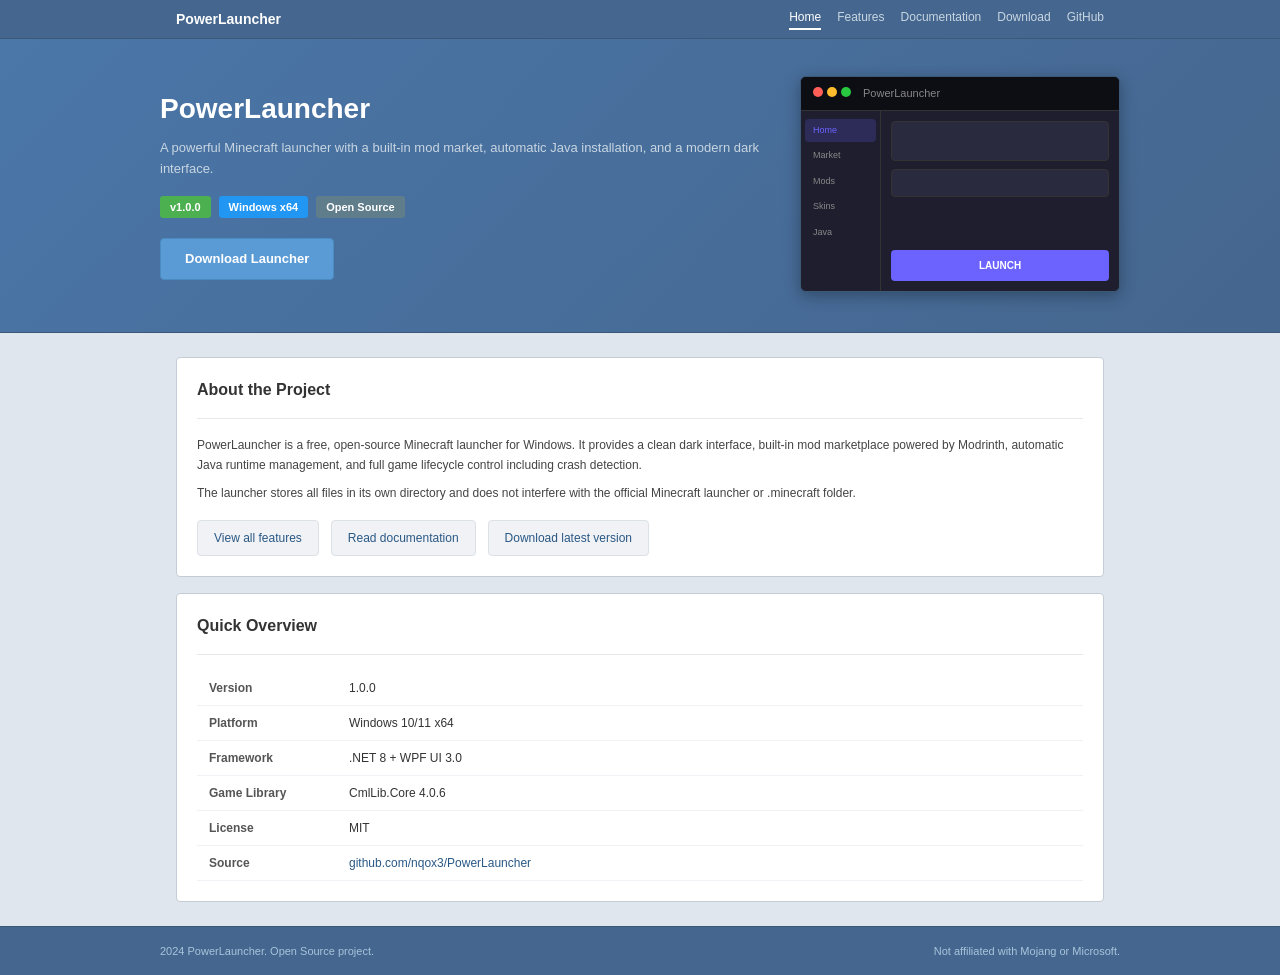
<file: docs/index.html>
<!DOCTYPE html>
<html lang="en">
<head>
    <meta charset="UTF-8">
    <meta name="viewport" content="width=device-width, initial-scale=1.0">
    <title>PowerLauncher - Minecraft Launcher</title>
    <link rel="stylesheet" href="css/common.css">
    <link rel="stylesheet" href="css/index.css">
</head>
<body>
    <div class="topbar">
        <div class="topbar-inner">
            <span class="topbar-logo">PowerLauncher</span>
            <div class="topbar-links">
                <a href="index.html" class="active">Home</a>
                <a href="features.html">Features</a>
                <a href="docs.html">Documentation</a>
                <a href="download.html">Download</a>
                <a href="https://github.com/nqox3/PowerLauncher" target="_blank">GitHub</a>
            </div>
        </div>
    </div>

    <div class="header-banner">
        <div class="header-inner">
            <div class="header-left">
                <h1>PowerLauncher</h1>
                <p class="header-desc">A powerful Minecraft launcher with a built-in mod market, automatic Java installation, and a modern dark interface.</p>
                <div class="header-badges">
                    <span class="badge badge-green">v1.0.0</span>
                    <span class="badge badge-blue">Windows x64</span>
                    <span class="badge badge-gray">Open Source</span>
                </div>
                <a href="download.html" class="btn-main">Download Launcher</a>
            </div>
            <div class="header-right">
                <div class="app-preview">
                    <div class="preview-titlebar">
                        <span class="preview-dots"><i></i><i></i><i></i></span>
                        <span>PowerLauncher</span>
                    </div>
                    <div class="preview-body">
                        <div class="preview-sidebar">
                            <div class="ps-item active">Home</div>
                            <div class="ps-item">Market</div>
                            <div class="ps-item">Mods</div>
                            <div class="ps-item">Skins</div>
                            <div class="ps-item">Java</div>
                        </div>
                        <div class="preview-content">
                            <div class="pc-block"></div>
                            <div class="pc-block sm"></div>
                            <div class="pc-btn">LAUNCH</div>
                        </div>
                    </div>
                </div>
            </div>
        </div>
    </div>

    <div class="page-wrap">
        <div class="section">
            <div class="section-header">
                <h2>About the Project</h2>
            </div>
            <div class="about-text">
                <p>PowerLauncher is a free, open-source Minecraft launcher for Windows. It provides a clean dark interface, built-in mod marketplace powered by Modrinth, automatic Java runtime management, and full game lifecycle control including crash detection.</p>
                <p>The launcher stores all files in its own directory and does not interfere with the official Minecraft launcher or .minecraft folder.</p>
            </div>
            <div class="quick-links">
                <a href="features.html" class="qlink">View all features</a>
                <a href="docs.html" class="qlink">Read documentation</a>
                <a href="download.html" class="qlink">Download latest version</a>
            </div>
        </div>

        <div class="section">
            <div class="section-header">
                <h2>Quick Overview</h2>
            </div>
            <table class="info-table">
                <tr><td class="label">Version</td><td>1.0.0</td></tr>
                <tr><td class="label">Platform</td><td>Windows 10/11 x64</td></tr>
                <tr><td class="label">Framework</td><td>.NET 8 + WPF UI 3.0</td></tr>
                <tr><td class="label">Game Library</td><td>CmlLib.Core 4.0.6</td></tr>
                <tr><td class="label">License</td><td>MIT</td></tr>
                <tr><td class="label">Source</td><td><a href="https://github.com/nqox3/PowerLauncher">github.com/nqox3/PowerLauncher</a></td></tr>
            </table>
        </div>
    </div>

    <div class="footer">
        <div class="footer-inner">
            <span>2024 PowerLauncher. Open Source project.</span>
            <span>Not affiliated with Mojang or Microsoft.</span>
        </div>
    </div>
</body>
</html>
</file>
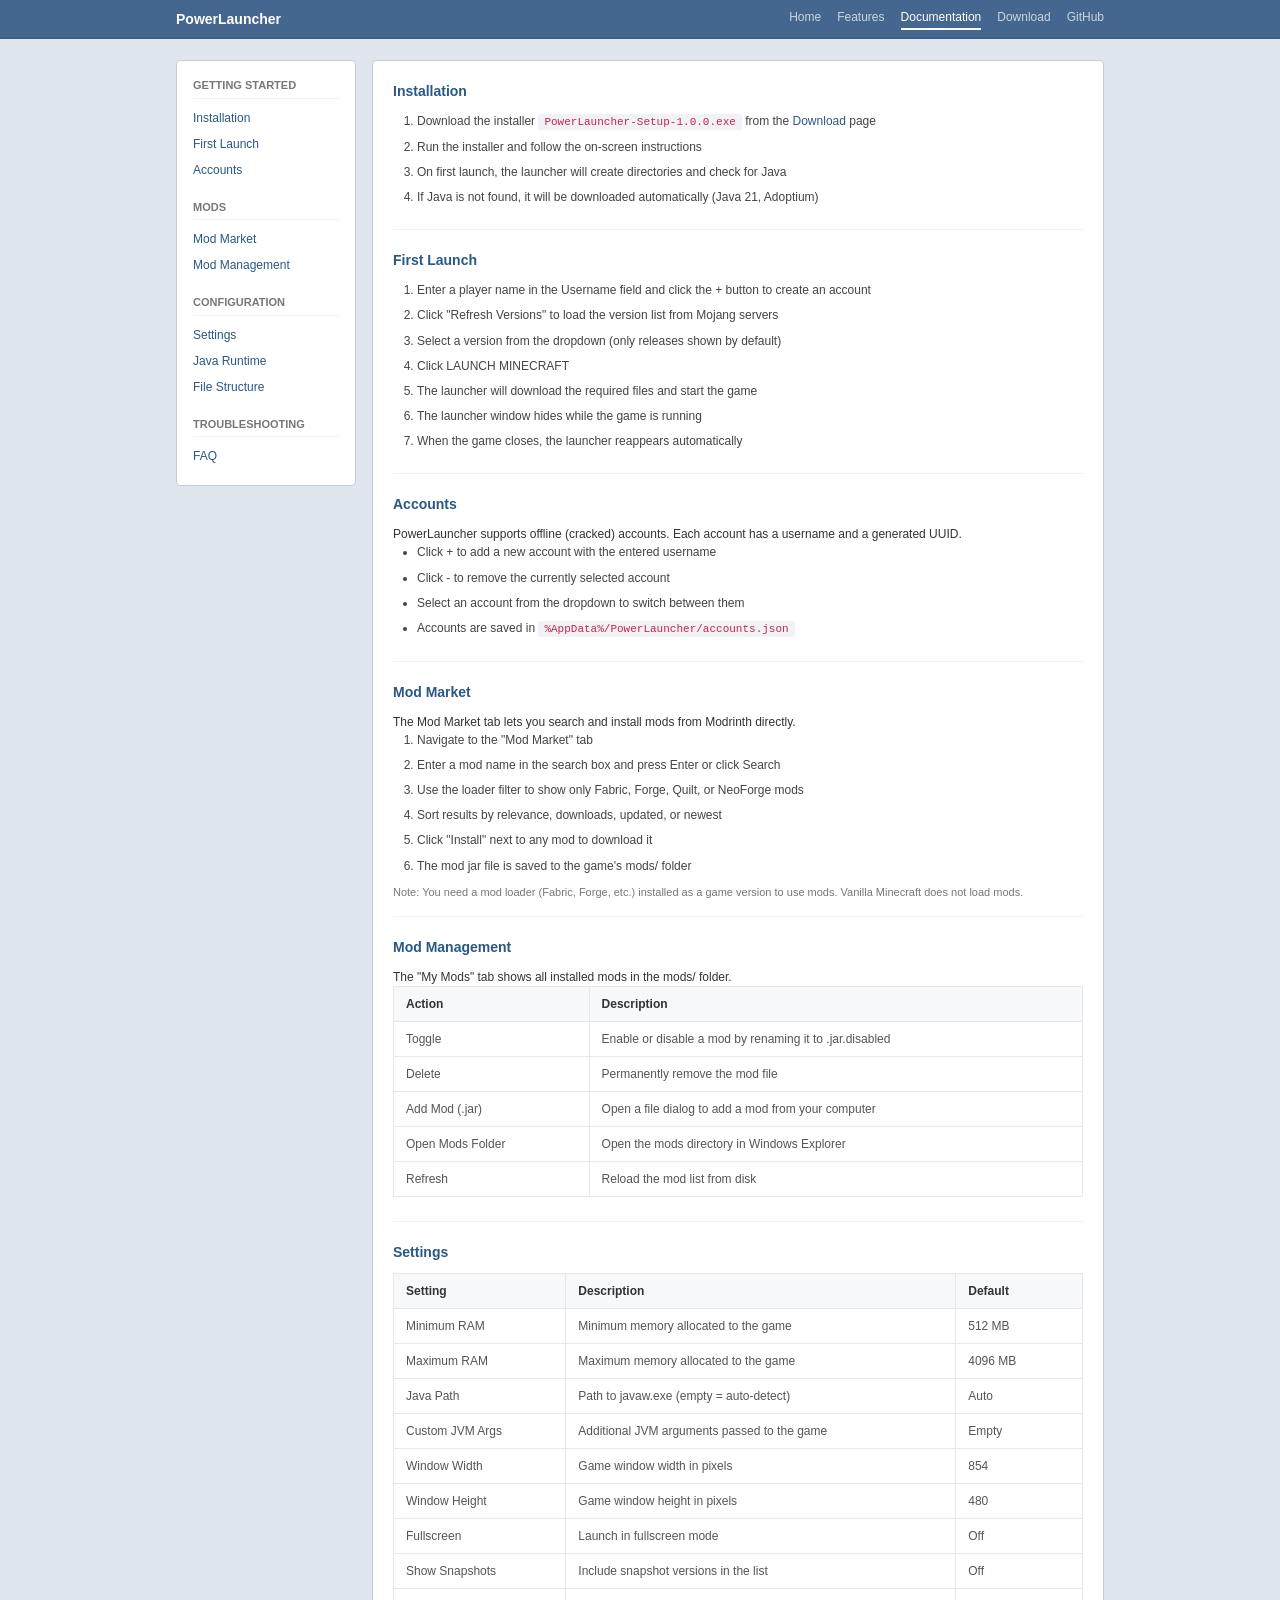
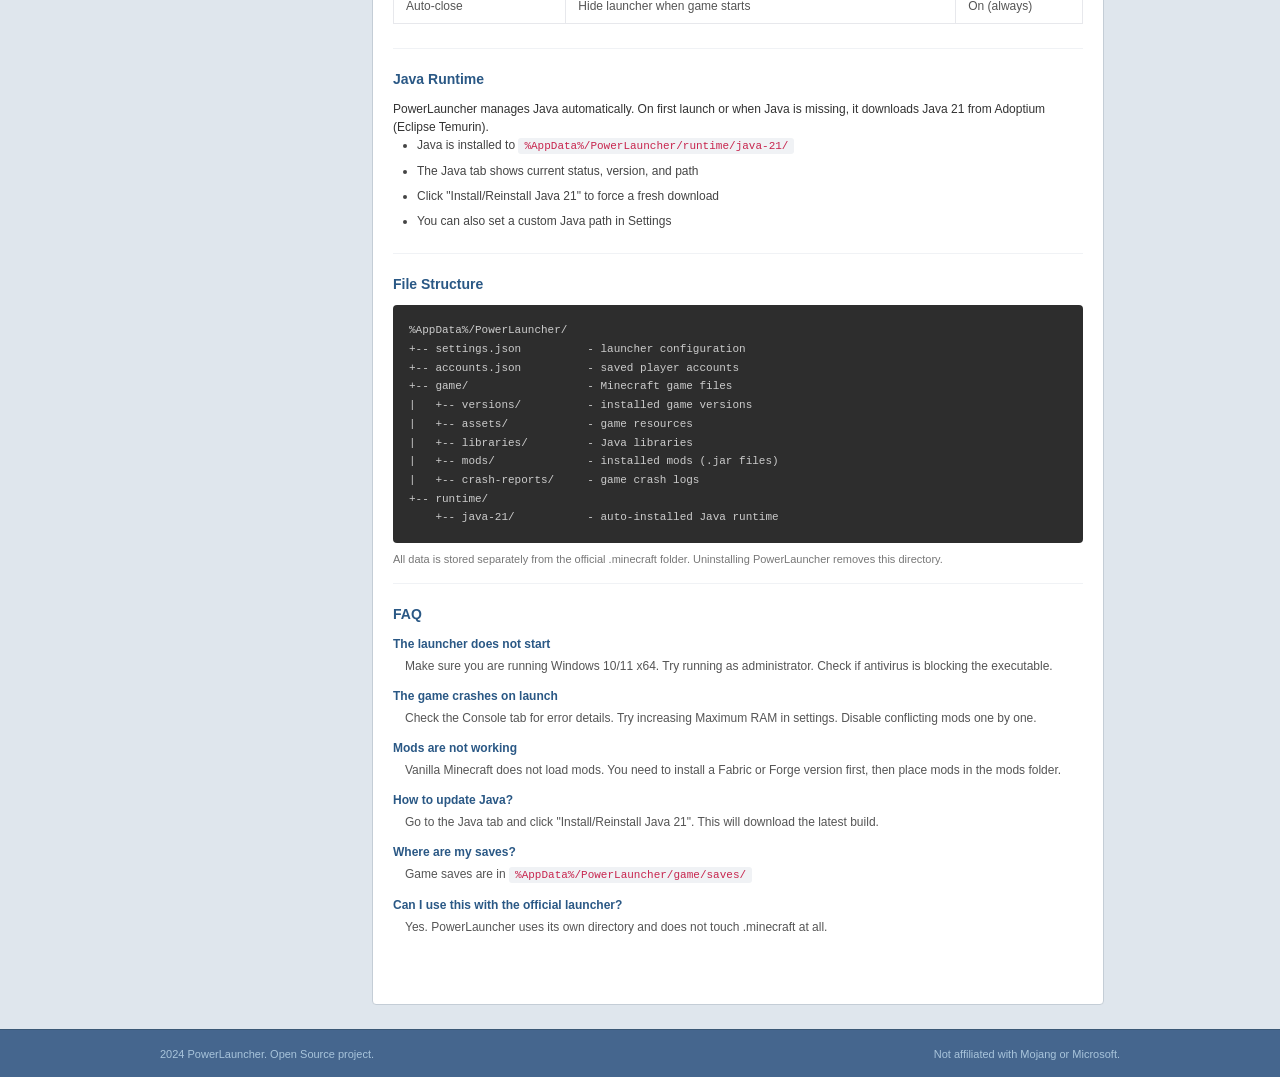
<file: docs/docs.html>
<!DOCTYPE html>
<html lang="en">
<head>
    <meta charset="UTF-8">
    <meta name="viewport" content="width=device-width, initial-scale=1.0">
    <title>Documentation - PowerLauncher</title>
    <link rel="stylesheet" href="css/common.css">
    <link rel="stylesheet" href="css/docs.css">
</head>
<body>
    <div class="topbar">
        <div class="topbar-inner">
            <span class="topbar-logo">PowerLauncher</span>
            <div class="topbar-links">
                <a href="index.html">Home</a>
                <a href="features.html">Features</a>
                <a href="docs.html" class="active">Documentation</a>
                <a href="download.html">Download</a>
                <a href="https://github.com/nqox3/PowerLauncher" target="_blank">GitHub</a>
            </div>
        </div>
    </div>

    <div class="page-wrap top-pad">
        <div class="docs-layout">
            <!-- Sidebar -->
            <div class="docs-sidebar">
                <div class="sidebar-section">
                    <div class="sidebar-title">Getting Started</div>
                    <a href="#installation">Installation</a>
                    <a href="#first-launch">First Launch</a>
                    <a href="#accounts">Accounts</a>
                </div>
                <div class="sidebar-section">
                    <div class="sidebar-title">Mods</div>
                    <a href="#mod-market">Mod Market</a>
                    <a href="#mod-management">Mod Management</a>
                </div>
                <div class="sidebar-section">
                    <div class="sidebar-title">Configuration</div>
                    <a href="#settings">Settings</a>
                    <a href="#java">Java Runtime</a>
                    <a href="#files">File Structure</a>
                </div>
                <div class="sidebar-section">
                    <div class="sidebar-title">Troubleshooting</div>
                    <a href="#faq">FAQ</a>
                </div>
            </div>

            <!-- Content -->
            <div class="docs-content">
                <div class="doc-block" id="installation">
                    <h3>Installation</h3>
                    <ol>
                        <li>Download the installer <code>PowerLauncher-Setup-1.0.0.exe</code> from the <a href="download.html">Download</a> page</li>
                        <li>Run the installer and follow the on-screen instructions</li>
                        <li>On first launch, the launcher will create directories and check for Java</li>
                        <li>If Java is not found, it will be downloaded automatically (Java 21, Adoptium)</li>
                    </ol>
                </div>

                <div class="doc-block" id="first-launch">
                    <h3>First Launch</h3>
                    <ol>
                        <li>Enter a player name in the Username field and click the + button to create an account</li>
                        <li>Click "Refresh Versions" to load the version list from Mojang servers</li>
                        <li>Select a version from the dropdown (only releases shown by default)</li>
                        <li>Click LAUNCH MINECRAFT</li>
                        <li>The launcher will download the required files and start the game</li>
                        <li>The launcher window hides while the game is running</li>
                        <li>When the game closes, the launcher reappears automatically</li>
                    </ol>
                </div>

                <div class="doc-block" id="accounts">
                    <h3>Accounts</h3>
                    <p>PowerLauncher supports offline (cracked) accounts. Each account has a username and a generated UUID.</p>
                    <ul>
                        <li>Click + to add a new account with the entered username</li>
                        <li>Click - to remove the currently selected account</li>
                        <li>Select an account from the dropdown to switch between them</li>
                        <li>Accounts are saved in <code>%AppData%/PowerLauncher/accounts.json</code></li>
                    </ul>
                </div>

                <div class="doc-block" id="mod-market">
                    <h3>Mod Market</h3>
                    <p>The Mod Market tab lets you search and install mods from Modrinth directly.</p>
                    <ol>
                        <li>Navigate to the "Mod Market" tab</li>
                        <li>Enter a mod name in the search box and press Enter or click Search</li>
                        <li>Use the loader filter to show only Fabric, Forge, Quilt, or NeoForge mods</li>
                        <li>Sort results by relevance, downloads, updated, or newest</li>
                        <li>Click "Install" next to any mod to download it</li>
                        <li>The mod jar file is saved to the game's mods/ folder</li>
                    </ol>
                    <p class="note-text">Note: You need a mod loader (Fabric, Forge, etc.) installed as a game version to use mods. Vanilla Minecraft does not load mods.</p>
                </div>

                <div class="doc-block" id="mod-management">
                    <h3>Mod Management</h3>
                    <p>The "My Mods" tab shows all installed mods in the mods/ folder.</p>
                    <table class="doc-table">
                        <tr><th>Action</th><th>Description</th></tr>
                        <tr><td>Toggle</td><td>Enable or disable a mod by renaming it to .jar.disabled</td></tr>
                        <tr><td>Delete</td><td>Permanently remove the mod file</td></tr>
                        <tr><td>Add Mod (.jar)</td><td>Open a file dialog to add a mod from your computer</td></tr>
                        <tr><td>Open Mods Folder</td><td>Open the mods directory in Windows Explorer</td></tr>
                        <tr><td>Refresh</td><td>Reload the mod list from disk</td></tr>
                    </table>
                </div>

                <div class="doc-block" id="settings">
                    <h3>Settings</h3>
                    <table class="doc-table">
                        <tr><th>Setting</th><th>Description</th><th>Default</th></tr>
                        <tr><td>Minimum RAM</td><td>Minimum memory allocated to the game</td><td>512 MB</td></tr>
                        <tr><td>Maximum RAM</td><td>Maximum memory allocated to the game</td><td>4096 MB</td></tr>
                        <tr><td>Java Path</td><td>Path to javaw.exe (empty = auto-detect)</td><td>Auto</td></tr>
                        <tr><td>Custom JVM Args</td><td>Additional JVM arguments passed to the game</td><td>Empty</td></tr>
                        <tr><td>Window Width</td><td>Game window width in pixels</td><td>854</td></tr>
                        <tr><td>Window Height</td><td>Game window height in pixels</td><td>480</td></tr>
                        <tr><td>Fullscreen</td><td>Launch in fullscreen mode</td><td>Off</td></tr>
                        <tr><td>Show Snapshots</td><td>Include snapshot versions in the list</td><td>Off</td></tr>
                        <tr><td>Auto-close</td><td>Hide launcher when game starts</td><td>On (always)</td></tr>
                    </table>
                </div>

                <div class="doc-block" id="java">
                    <h3>Java Runtime</h3>
                    <p>PowerLauncher manages Java automatically. On first launch or when Java is missing, it downloads Java 21 from Adoptium (Eclipse Temurin).</p>
                    <ul>
                        <li>Java is installed to <code>%AppData%/PowerLauncher/runtime/java-21/</code></li>
                        <li>The Java tab shows current status, version, and path</li>
                        <li>Click "Install/Reinstall Java 21" to force a fresh download</li>
                        <li>You can also set a custom Java path in Settings</li>
                    </ul>
                </div>

                <div class="doc-block" id="files">
                    <h3>File Structure</h3>
                    <pre class="code-block">%AppData%/PowerLauncher/
+-- settings.json          - launcher configuration
+-- accounts.json          - saved player accounts
+-- game/                  - Minecraft game files
|   +-- versions/          - installed game versions
|   +-- assets/            - game resources
|   +-- libraries/         - Java libraries
|   +-- mods/              - installed mods (.jar files)
|   +-- crash-reports/     - game crash logs
+-- runtime/
    +-- java-21/           - auto-installed Java runtime</pre>
                    <p class="note-text">All data is stored separately from the official .minecraft folder. Uninstalling PowerLauncher removes this directory.</p>
                </div>

                <div class="doc-block" id="faq">
                    <h3>FAQ</h3>
                    <div class="faq-item">
                        <strong>The launcher does not start</strong>
                        <p>Make sure you are running Windows 10/11 x64. Try running as administrator. Check if antivirus is blocking the executable.</p>
                    </div>
                    <div class="faq-item">
                        <strong>The game crashes on launch</strong>
                        <p>Check the Console tab for error details. Try increasing Maximum RAM in settings. Disable conflicting mods one by one.</p>
                    </div>
                    <div class="faq-item">
                        <strong>Mods are not working</strong>
                        <p>Vanilla Minecraft does not load mods. You need to install a Fabric or Forge version first, then place mods in the mods folder.</p>
                    </div>
                    <div class="faq-item">
                        <strong>How to update Java?</strong>
                        <p>Go to the Java tab and click "Install/Reinstall Java 21". This will download the latest build.</p>
                    </div>
                    <div class="faq-item">
                        <strong>Where are my saves?</strong>
                        <p>Game saves are in <code>%AppData%/PowerLauncher/game/saves/</code></p>
                    </div>
                    <div class="faq-item">
                        <strong>Can I use this with the official launcher?</strong>
                        <p>Yes. PowerLauncher uses its own directory and does not touch .minecraft at all.</p>
                    </div>
                </div>
            </div>
        </div>
    </div>

    <div class="footer">
        <div class="footer-inner">
            <span>2024 PowerLauncher. Open Source project.</span>
            <span>Not affiliated with Mojang or Microsoft.</span>
        </div>
    </div>

    <script src="script.js"></script>
</body>
</html>
</file>
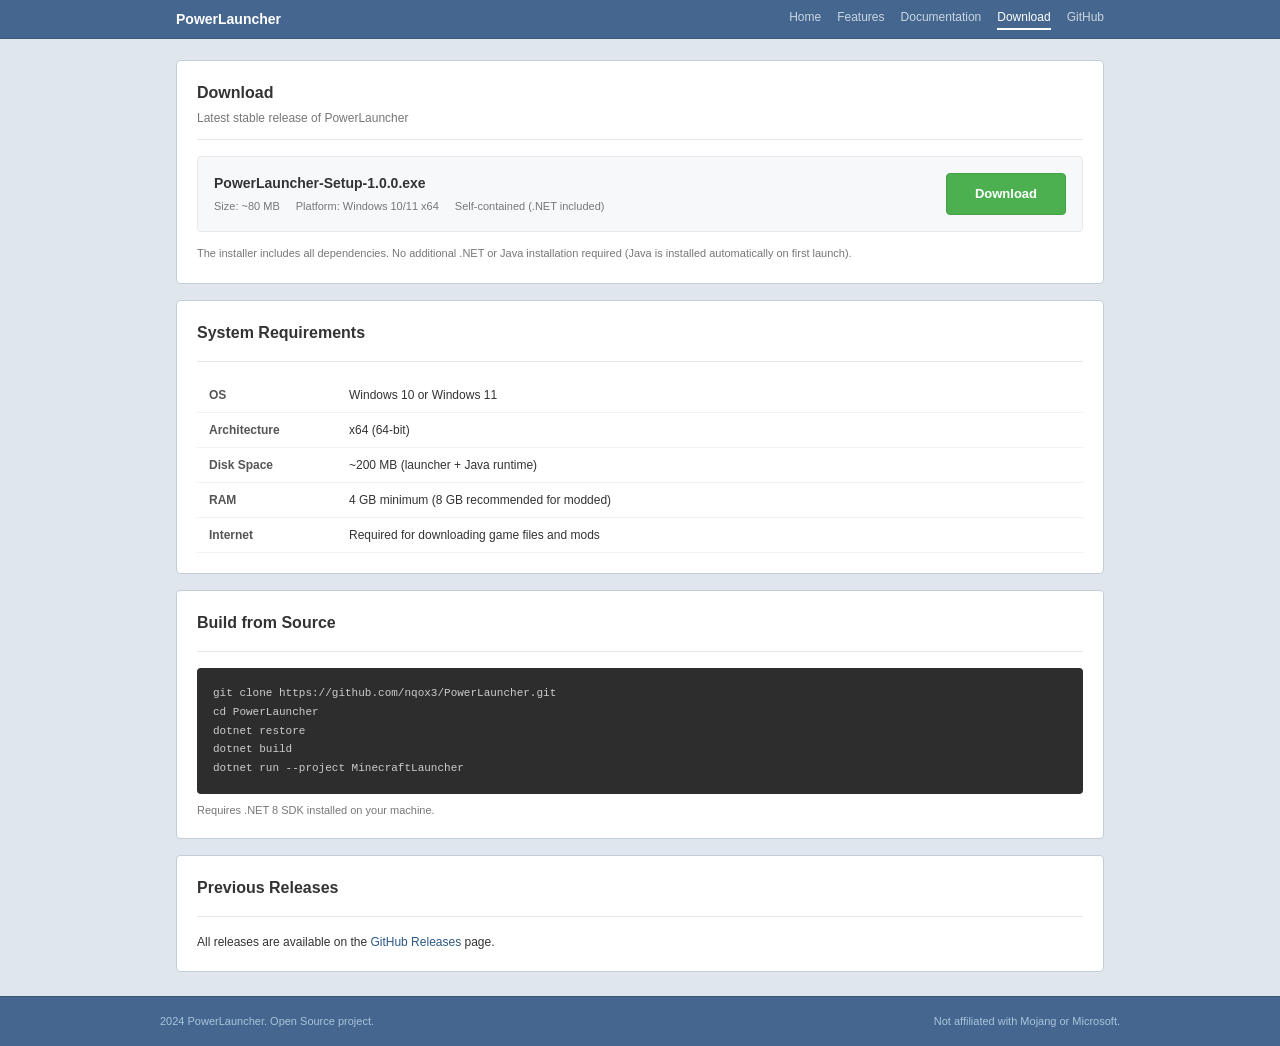
<file: docs/download.html>
<!DOCTYPE html>
<html lang="en">
<head>
    <meta charset="UTF-8">
    <meta name="viewport" content="width=device-width, initial-scale=1.0">
    <title>Download - PowerLauncher</title>
    <link rel="stylesheet" href="css/common.css">
</head>
<body>
    <div class="topbar">
        <div class="topbar-inner">
            <span class="topbar-logo">PowerLauncher</span>
            <div class="topbar-links">
                <a href="index.html">Home</a>
                <a href="features.html">Features</a>
                <a href="docs.html">Documentation</a>
                <a href="download.html" class="active">Download</a>
                <a href="https://github.com/nqox3/PowerLauncher" target="_blank">GitHub</a>
            </div>
        </div>
    </div>

    <div class="page-wrap top-pad">
        <div class="section">
            <div class="section-header">
                <h2>Download</h2>
                <p>Latest stable release of PowerLauncher</p>
            </div>

            <div class="download-box">
                <div class="dl-info">
                    <div class="dl-name">PowerLauncher-Setup-1.0.0.exe</div>
                    <div class="dl-meta">
                        <span>Size: ~80 MB</span>
                        <span>Platform: Windows 10/11 x64</span>
                        <span>Self-contained (.NET included)</span>
                    </div>
                </div>
                <a href="https://github.com/nqox3/PowerLauncher/releases/latest/download/PowerLauncher-Setup-1.0.0.exe" class="btn-download">Download</a>
            </div>

            <div class="dl-note">
                <p>The installer includes all dependencies. No additional .NET or Java installation required (Java is installed automatically on first launch).</p>
            </div>
        </div>

        <div class="section">
            <div class="section-header">
                <h2>System Requirements</h2>
            </div>
            <table class="info-table">
                <tr><td class="label">OS</td><td>Windows 10 or Windows 11</td></tr>
                <tr><td class="label">Architecture</td><td>x64 (64-bit)</td></tr>
                <tr><td class="label">Disk Space</td><td>~200 MB (launcher + Java runtime)</td></tr>
                <tr><td class="label">RAM</td><td>4 GB minimum (8 GB recommended for modded)</td></tr>
                <tr><td class="label">Internet</td><td>Required for downloading game files and mods</td></tr>
            </table>
        </div>

        <div class="section">
            <div class="section-header">
                <h2>Build from Source</h2>
            </div>
            <pre class="code-block">git clone https://github.com/nqox3/PowerLauncher.git
cd PowerLauncher
dotnet restore
dotnet build
dotnet run --project MinecraftLauncher</pre>
            <p class="note-text">Requires .NET 8 SDK installed on your machine.</p>
        </div>

        <div class="section">
            <div class="section-header">
                <h2>Previous Releases</h2>
            </div>
            <p>All releases are available on the <a href="https://github.com/nqox3/PowerLauncher/releases" target="_blank">GitHub Releases</a> page.</p>
        </div>
    </div>

    <div class="footer">
        <div class="footer-inner">
            <span>2024 PowerLauncher. Open Source project.</span>
            <span>Not affiliated with Mojang or Microsoft.</span>
        </div>
    </div>
</body>
</html>
</file>
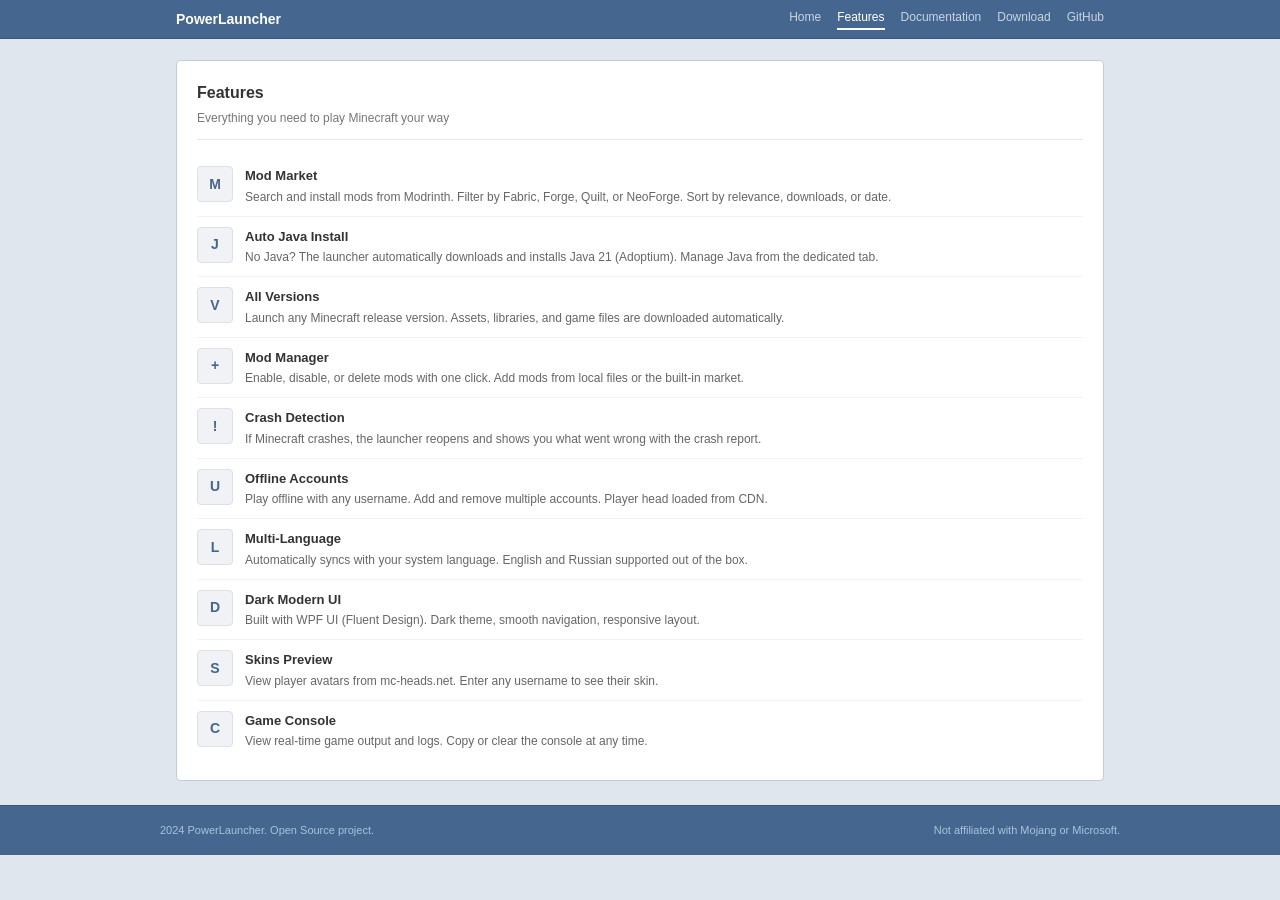
<file: docs/features.html>
<!DOCTYPE html>
<html lang="en">
<head>
    <meta charset="UTF-8">
    <meta name="viewport" content="width=device-width, initial-scale=1.0">
    <title>Features - PowerLauncher</title>
    <link rel="stylesheet" href="css/common.css">
</head>
<body>
    <div class="topbar">
        <div class="topbar-inner">
            <span class="topbar-logo">PowerLauncher</span>
            <div class="topbar-links">
                <a href="index.html">Home</a>
                <a href="features.html" class="active">Features</a>
                <a href="docs.html">Documentation</a>
                <a href="download.html">Download</a>
                <a href="https://github.com/nqox3/PowerLauncher" target="_blank">GitHub</a>
            </div>
        </div>
    </div>

    <div class="page-wrap top-pad">
        <div class="section">
            <div class="section-header">
                <h2>Features</h2>
                <p>Everything you need to play Minecraft your way</p>
            </div>
            <div class="features-table">
                <div class="ft-row">
                    <div class="ft-icon">M</div>
                    <div class="ft-info">
                        <strong>Mod Market</strong>
                        <span>Search and install mods from Modrinth. Filter by Fabric, Forge, Quilt, or NeoForge. Sort by relevance, downloads, or date.</span>
                    </div>
                </div>
                <div class="ft-row">
                    <div class="ft-icon">J</div>
                    <div class="ft-info">
                        <strong>Auto Java Install</strong>
                        <span>No Java? The launcher automatically downloads and installs Java 21 (Adoptium). Manage Java from the dedicated tab.</span>
                    </div>
                </div>
                <div class="ft-row">
                    <div class="ft-icon">V</div>
                    <div class="ft-info">
                        <strong>All Versions</strong>
                        <span>Launch any Minecraft release version. Assets, libraries, and game files are downloaded automatically.</span>
                    </div>
                </div>
                <div class="ft-row">
                    <div class="ft-icon">+</div>
                    <div class="ft-info">
                        <strong>Mod Manager</strong>
                        <span>Enable, disable, or delete mods with one click. Add mods from local files or the built-in market.</span>
                    </div>
                </div>
                <div class="ft-row">
                    <div class="ft-icon">!</div>
                    <div class="ft-info">
                        <strong>Crash Detection</strong>
                        <span>If Minecraft crashes, the launcher reopens and shows you what went wrong with the crash report.</span>
                    </div>
                </div>
                <div class="ft-row">
                    <div class="ft-icon">U</div>
                    <div class="ft-info">
                        <strong>Offline Accounts</strong>
                        <span>Play offline with any username. Add and remove multiple accounts. Player head loaded from CDN.</span>
                    </div>
                </div>
                <div class="ft-row">
                    <div class="ft-icon">L</div>
                    <div class="ft-info">
                        <strong>Multi-Language</strong>
                        <span>Automatically syncs with your system language. English and Russian supported out of the box.</span>
                    </div>
                </div>
                <div class="ft-row">
                    <div class="ft-icon">D</div>
                    <div class="ft-info">
                        <strong>Dark Modern UI</strong>
                        <span>Built with WPF UI (Fluent Design). Dark theme, smooth navigation, responsive layout.</span>
                    </div>
                </div>
                <div class="ft-row">
                    <div class="ft-icon">S</div>
                    <div class="ft-info">
                        <strong>Skins Preview</strong>
                        <span>View player avatars from mc-heads.net. Enter any username to see their skin.</span>
                    </div>
                </div>
                <div class="ft-row">
                    <div class="ft-icon">C</div>
                    <div class="ft-info">
                        <strong>Game Console</strong>
                        <span>View real-time game output and logs. Copy or clear the console at any time.</span>
                    </div>
                </div>
            </div>
        </div>
    </div>

    <div class="footer">
        <div class="footer-inner">
            <span>2024 PowerLauncher. Open Source project.</span>
            <span>Not affiliated with Mojang or Microsoft.</span>
        </div>
    </div>
</body>
</html>
</file>
<file: docs/css/common.css>
* {
    margin: 0;
    padding: 0;
    box-sizing: border-box;
}

body {
    font-family: Tahoma, Arial, sans-serif;
    font-size: 12px;
    background: #dfe6ed;
    color: #333;
    line-height: 1.5;
}

a { color: #2a5885; text-decoration: none; }
a:hover { text-decoration: underline; }

/* Top Bar */
.topbar {
    background: #45668e;
    border-bottom: 1px solid #3b5876;
    position: fixed;
    top: 0;
    width: 100%;
    z-index: 1000;
}

.topbar-inner {
    max-width: 960px;
    margin: 0 auto;
    display: flex;
    align-items: center;
    justify-content: space-between;
    padding: 8px 16px;
}

.topbar-logo {
    color: #fff;
    font-weight: bold;
    font-size: 14px;
}

.topbar-links {
    display: flex;
    gap: 16px;
}

.topbar-links a {
    color: #c8d6e2;
    font-size: 12px;
}

.topbar-links a:hover {
    color: #fff;
    text-decoration: none;
}

.topbar-links a.active {
    color: #fff;
    border-bottom: 2px solid #fff;
    padding-bottom: 2px;
}

/* Page Wrap */
.page-wrap {
    max-width: 960px;
    margin: 24px auto;
    padding: 0 16px;
}

.page-wrap.top-pad {
    margin-top: 60px;
}

/* Sections */
.section {
    background: #fff;
    border: 1px solid #c4cdd6;
    border-radius: 4px;
    margin-bottom: 16px;
    padding: 20px;
}

.section-header {
    border-bottom: 1px solid #e7e8ec;
    padding-bottom: 12px;
    margin-bottom: 16px;
}

.section-header h2 {
    font-size: 16px;
    color: #333;
    margin-bottom: 4px;
}

.section-header p {
    color: #777;
    font-size: 12px;
}

/* Info Table */
.info-table {
    width: 100%;
    border-collapse: collapse;
}

.info-table td {
    padding: 8px 12px;
    border-bottom: 1px solid #f0f2f5;
    font-size: 12px;
}

.info-table td.label {
    font-weight: bold;
    color: #555;
    width: 140px;
}

/* Features Table */
.features-table {
    display: flex;
    flex-direction: column;
}

.ft-row {
    display: flex;
    align-items: flex-start;
    gap: 12px;
    padding: 10px 0;
    border-bottom: 1px solid #f0f2f5;
}

.ft-row:last-child { border-bottom: none; }

.ft-icon {
    font-size: 14px;
    font-weight: bold;
    width: 36px;
    height: 36px;
    display: flex;
    align-items: center;
    justify-content: center;
    background: #f0f2f5;
    border: 1px solid #dce1e6;
    border-radius: 4px;
    flex-shrink: 0;
    color: #45668e;
}

.ft-info strong {
    display: block;
    font-size: 13px;
    color: #333;
    margin-bottom: 2px;
}

.ft-info span {
    color: #666;
    font-size: 12px;
}

/* Badges */
.badge {
    display: inline-block;
    padding: 3px 10px;
    border-radius: 3px;
    font-size: 11px;
    font-weight: bold;
}

.badge-green { background: #4caf50; color: #fff; }
.badge-blue { background: #2196f3; color: #fff; }
.badge-gray { background: #607d8b; color: #fff; }

/* Buttons */
.btn-main {
    display: inline-block;
    padding: 10px 24px;
    background: #5b9bd5;
    color: #fff;
    border-radius: 4px;
    font-size: 13px;
    font-weight: bold;
    border: 1px solid #4a8bc2;
    text-decoration: none;
}

.btn-main:hover {
    background: #4a8bc2;
    text-decoration: none;
}

.btn-download {
    display: inline-block;
    padding: 10px 28px;
    background: #4caf50;
    color: #fff;
    border-radius: 4px;
    font-size: 13px;
    font-weight: bold;
    border: 1px solid #43a047;
    text-decoration: none;
}

.btn-download:hover {
    background: #43a047;
    text-decoration: none;
}

/* Download Box */
.download-box {
    display: flex;
    align-items: center;
    justify-content: space-between;
    padding: 16px;
    background: #f7f8fa;
    border: 1px solid #e7e8ec;
    border-radius: 4px;
    margin-bottom: 12px;
}

.dl-name {
    font-size: 14px;
    font-weight: bold;
    color: #333;
    margin-bottom: 4px;
}

.dl-meta {
    display: flex;
    gap: 16px;
    color: #777;
    font-size: 11px;
}

.dl-note {
    color: #777;
    font-size: 11px;
    line-height: 1.8;
}

/* Code Block */
.code-block {
    background: #2d2d2d;
    color: #ccc;
    padding: 16px;
    border-radius: 4px;
    font-family: Consolas, 'Courier New', monospace;
    font-size: 11px;
    overflow-x: auto;
    line-height: 1.7;
    margin-bottom: 8px;
}

code {
    background: #f0f2f5;
    padding: 2px 6px;
    border-radius: 3px;
    font-family: Consolas, monospace;
    font-size: 11px;
    color: #c7254e;
}

.note-text {
    color: #777;
    font-size: 11px;
    margin-top: 8px;
}

/* Doc Table */
.doc-table {
    width: 100%;
    border-collapse: collapse;
    font-size: 12px;
    margin-bottom: 8px;
}

.doc-table th, .doc-table td {
    padding: 8px 12px;
    border: 1px solid #e7e8ec;
    text-align: left;
}

.doc-table th {
    background: #f7f8fa;
    font-weight: bold;
    color: #333;
}

.doc-table td { color: #555; }

/* Doc Blocks */
.doc-block {
    margin-bottom: 20px;
    padding-bottom: 16px;
    border-bottom: 1px solid #f0f2f5;
}

.doc-block:last-child { border-bottom: none; }

.doc-block h3 {
    font-size: 14px;
    color: #2a5885;
    margin-bottom: 10px;
}

.doc-block ol, .doc-block ul {
    padding-left: 24px;
    color: #444;
}

.doc-block li {
    margin-bottom: 6px;
    line-height: 1.6;
}

/* FAQ */
.faq-item {
    margin-bottom: 12px;
}

.faq-item strong {
    display: block;
    color: #2a5885;
    margin-bottom: 4px;
    font-size: 12px;
}

.faq-item p {
    color: #555;
    font-size: 12px;
    padding-left: 12px;
}

/* Footer */
.footer {
    background: #45668e;
    border-top: 1px solid #3b5876;
    padding: 16px;
    margin-top: 24px;
}

.footer-inner {
    max-width: 960px;
    margin: 0 auto;
    display: flex;
    justify-content: space-between;
    color: #a8c4db;
    font-size: 11px;
}

/* Responsive */
@media (max-width: 768px) {
    .topbar-links { gap: 10px; }
    .topbar-links a { font-size: 11px; }
    .download-box { flex-direction: column; gap: 12px; text-align: center; }
    .footer-inner { flex-direction: column; text-align: center; gap: 4px; }
}
</file>
<file: docs/css/index.css>
/* Header Banner */
.header-banner {
    margin-top: 36px;
    background: linear-gradient(135deg, #4a76a8, #45668e);
    border-bottom: 1px solid #3b5876;
    padding: 40px 16px;
}

.header-inner {
    max-width: 960px;
    margin: 0 auto;
    display: flex;
    align-items: center;
    gap: 40px;
}

.header-left { flex: 1; }

.header-left h1 {
    color: #fff;
    font-size: 28px;
    margin-bottom: 8px;
    font-weight: bold;
}

.header-desc {
    color: #c8d6e2;
    font-size: 13px;
    margin-bottom: 16px;
    line-height: 1.6;
}

.header-badges {
    display: flex;
    gap: 8px;
    margin-bottom: 20px;
}

.header-right { flex-shrink: 0; }

/* App Preview */
.app-preview {
    width: 320px;
    border-radius: 6px;
    overflow: hidden;
    border: 1px solid #3b5876;
    box-shadow: 0 4px 16px rgba(0,0,0,0.3);
    background: #1e1e2e;
}

.preview-titlebar {
    display: flex;
    align-items: center;
    gap: 8px;
    padding: 8px 12px;
    background: #0d0d14;
    border-bottom: 1px solid #333;
    color: #888;
    font-size: 11px;
}

.preview-dots i {
    display: inline-block;
    width: 10px;
    height: 10px;
    border-radius: 50%;
    margin-right: 4px;
}

.preview-dots i:nth-child(1) { background: #ff5f57; }
.preview-dots i:nth-child(2) { background: #ffbd2e; }
.preview-dots i:nth-child(3) { background: #28c840; }

.preview-body {
    display: flex;
    height: 180px;
}

.preview-sidebar {
    width: 80px;
    padding: 8px 4px;
    border-right: 1px solid #333;
    display: flex;
    flex-direction: column;
    gap: 2px;
}

.ps-item {
    padding: 5px 8px;
    border-radius: 4px;
    font-size: 9px;
    color: #888;
}

.ps-item.active {
    background: rgba(108, 99, 255, 0.2);
    color: #6c63ff;
}

.preview-content {
    flex: 1;
    padding: 10px;
    display: flex;
    flex-direction: column;
    gap: 8px;
}

.pc-block {
    height: 40px;
    background: #2a2a3e;
    border-radius: 4px;
    border: 1px solid #333;
}

.pc-block.sm { height: 28px; }

.pc-btn {
    margin-top: auto;
    padding: 8px;
    background: #6c63ff;
    border-radius: 4px;
    text-align: center;
    font-size: 10px;
    font-weight: bold;
    color: #fff;
}

/* About */
.about-text {
    margin-bottom: 16px;
}

.about-text p {
    color: #444;
    font-size: 12px;
    line-height: 1.7;
    margin-bottom: 8px;
}

.quick-links {
    display: flex;
    gap: 12px;
}

.qlink {
    display: inline-block;
    padding: 8px 16px;
    background: #f0f2f5;
    border: 1px solid #dce1e6;
    border-radius: 4px;
    font-size: 12px;
    color: #2a5885;
}

.qlink:hover {
    background: #e4e8ed;
    text-decoration: none;
}

@media (max-width: 768px) {
    .header-inner { flex-direction: column; text-align: center; }
    .header-right { display: none; }
    .quick-links { flex-direction: column; }
}
</file>
<file: docs/css/docs.css>
/* Docs Layout */
.docs-layout {
    display: flex;
    gap: 16px;
}

.docs-sidebar {
    width: 180px;
    flex-shrink: 0;
    background: #fff;
    border: 1px solid #c4cdd6;
    border-radius: 4px;
    padding: 16px;
    position: sticky;
    top: 52px;
    height: fit-content;
}

.sidebar-section {
    margin-bottom: 16px;
}

.sidebar-section:last-child { margin-bottom: 0; }

.sidebar-title {
    font-size: 11px;
    font-weight: bold;
    color: #777;
    text-transform: uppercase;
    margin-bottom: 6px;
    padding-bottom: 4px;
    border-bottom: 1px solid #f0f2f5;
}

.docs-sidebar a {
    display: block;
    padding: 4px 0;
    font-size: 12px;
    color: #2a5885;
}

.docs-sidebar a:hover {
    color: #1a3d5c;
}

.docs-content {
    flex: 1;
    background: #fff;
    border: 1px solid #c4cdd6;
    border-radius: 4px;
    padding: 20px;
}

@media (max-width: 768px) {
    .docs-layout { flex-direction: column; }
    .docs-sidebar {
        width: 100%;
        position: static;
    }
}
</file>
